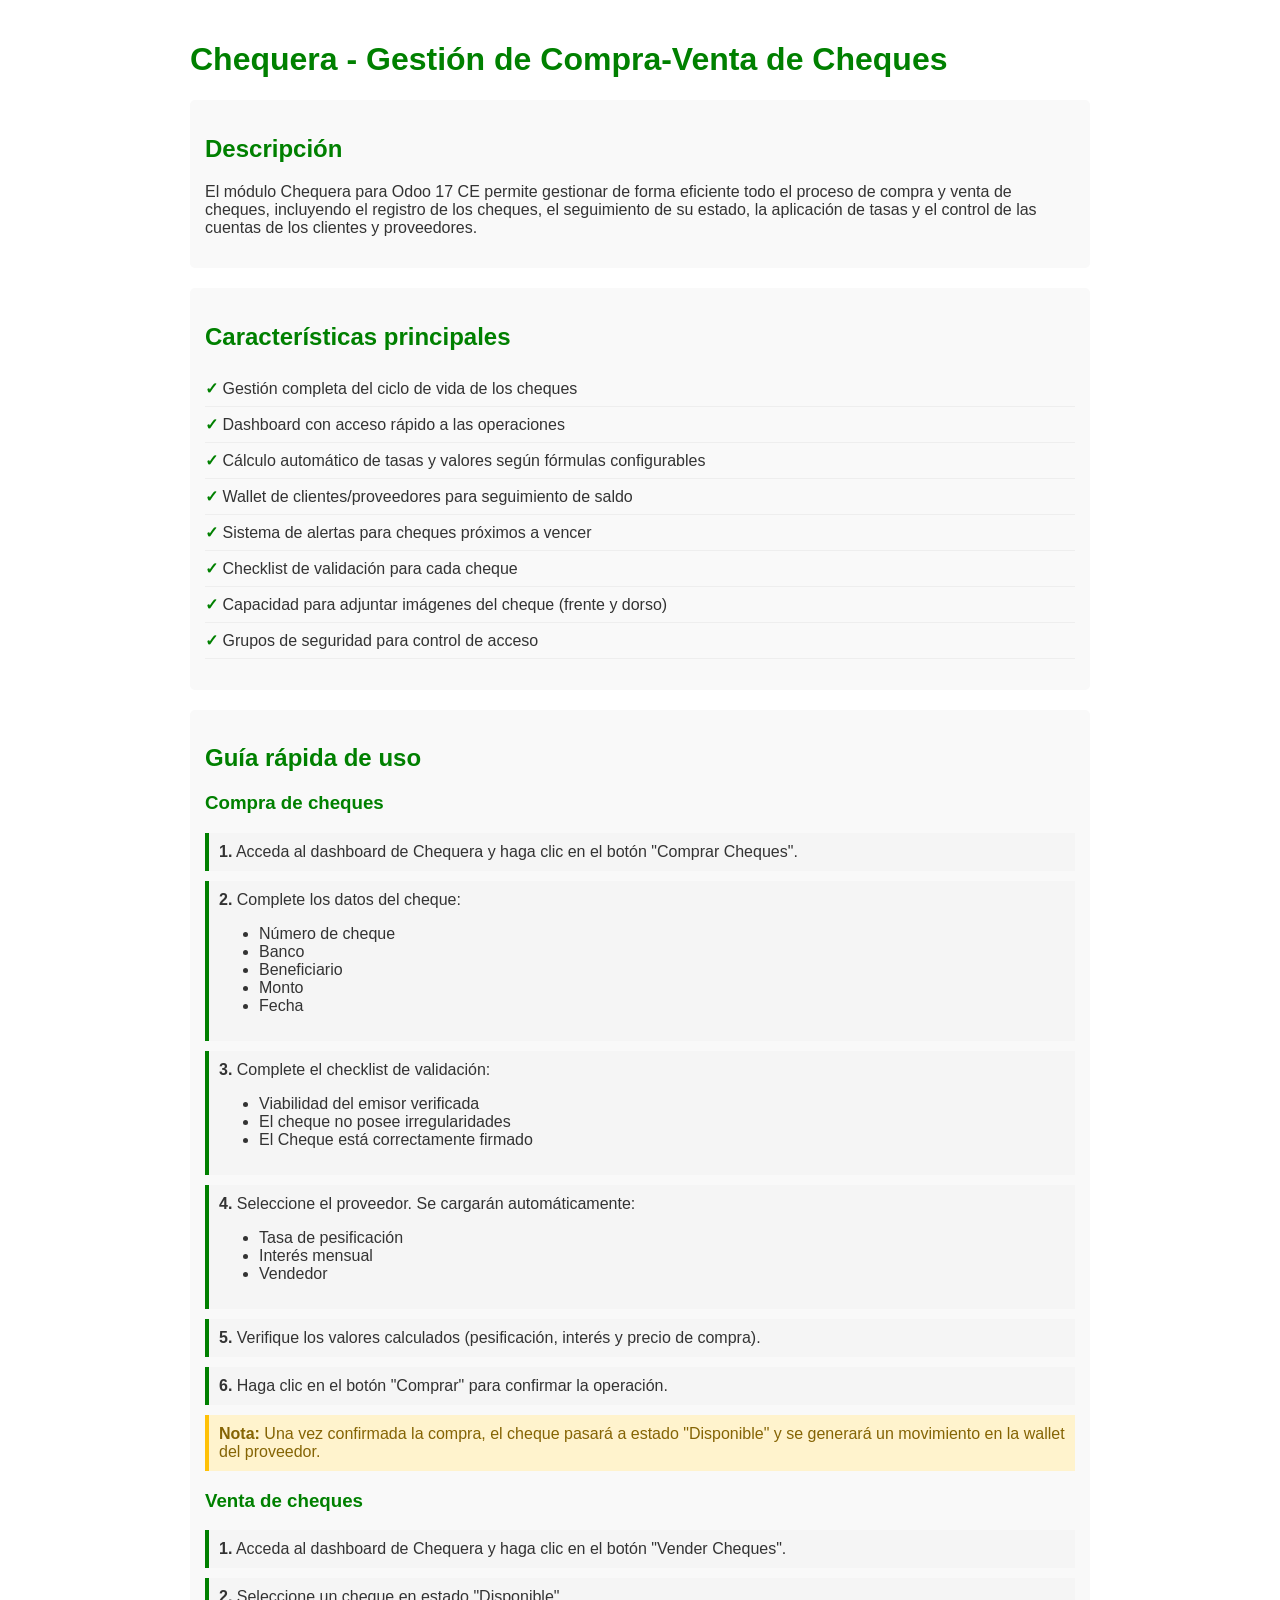
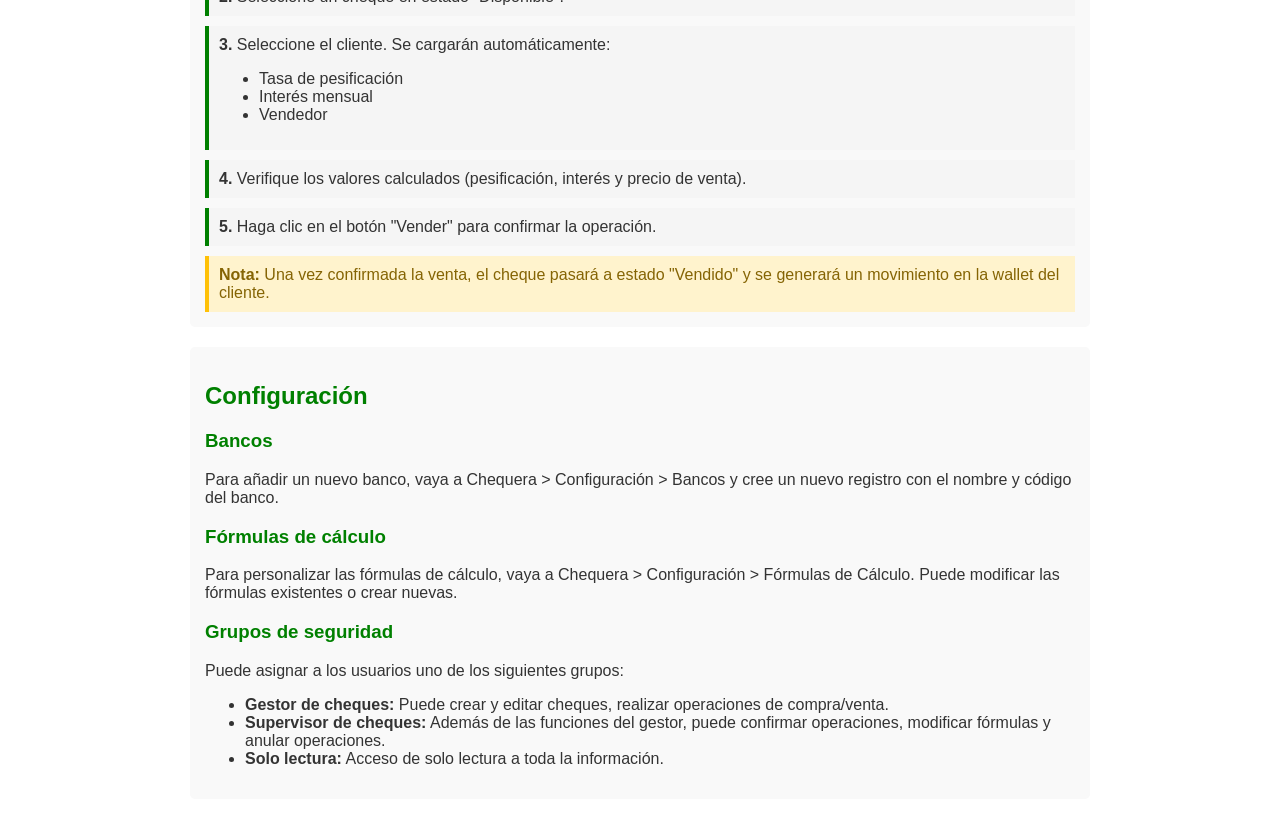
<file: chequera/static/description/index.html>
<!DOCTYPE html>
<html>
<head>
    <meta charset="utf-8">
    <title>Módulo Chequera</title>
    <style>
        body {
            font-family: Arial, sans-serif;
            color: #333;
            max-width: 900px;
            margin: 0 auto;
            padding: 20px;
        }
        h1, h2, h3 {
            color: #008000;
        }
        .section {
            margin: 20px 0;
            padding: 15px;
            background-color: #f9f9f9;
            border-radius: 5px;
        }
        .feature-list {
            list-style-type: none;
            padding: 0;
        }
        .feature-list li {
            padding: 8px 0;
            border-bottom: 1px solid #eee;
        }
        .feature-list li:before {
            content: "✓ ";
            color: #008000;
            font-weight: bold;
        }
        .step {
            margin: 10px 0;
            padding: 10px;
            background-color: #f5f5f5;
            border-left: 4px solid #008000;
        }
        .screenshot {
            max-width: 100%;
            height: auto;
            margin: 15px 0;
            border: 1px solid #ddd;
            border-radius: 4px;
        }
        .warning {
            padding: 10px;
            background-color: #fff3cd;
            border-left: 4px solid #ffc107;
            color: #856404;
        }
    </style>
</head>
<body>
    <h1>Chequera - Gestión de Compra-Venta de Cheques</h1>
    
    <div class="section">
        <h2>Descripción</h2>
        <p>El módulo Chequera para Odoo 17 CE permite gestionar de forma eficiente todo el proceso de compra y venta de cheques, incluyendo el registro de los cheques, el seguimiento de su estado, la aplicación de tasas y el control de las cuentas de los clientes y proveedores.</p>
    </div>
    
    <div class="section">
        <h2>Características principales</h2>
        <ul class="feature-list">
            <li>Gestión completa del ciclo de vida de los cheques</li>
            <li>Dashboard con acceso rápido a las operaciones</li>
            <li>Cálculo automático de tasas y valores según fórmulas configurables</li>
            <li>Wallet de clientes/proveedores para seguimiento de saldo</li>
            <li>Sistema de alertas para cheques próximos a vencer</li>
            <li>Checklist de validación para cada cheque</li>
            <li>Capacidad para adjuntar imágenes del cheque (frente y dorso)</li>
            <li>Grupos de seguridad para control de acceso</li>
        </ul>
    </div>
    
    <div class="section">
        <h2>Guía rápida de uso</h2>
        
        <h3>Compra de cheques</h3>
        <div class="step">
            <strong>1.</strong> Acceda al dashboard de Chequera y haga clic en el botón "Comprar Cheques".
        </div>
        <div class="step">
            <strong>2.</strong> Complete los datos del cheque:
            <ul>
                <li>Número de cheque</li>
                <li>Banco</li>
                <li>Beneficiario</li>
                <li>Monto</li>
                <li>Fecha</li>
            </ul>
        </div>
        <div class="step">
            <strong>3.</strong> Complete el checklist de validación:
            <ul>
                <li>Viabilidad del emisor verificada</li>
                <li>El cheque no posee irregularidades</li>
                <li>El Cheque está correctamente firmado</li>
            </ul>
        </div>
        <div class="step">
            <strong>4.</strong> Seleccione el proveedor. Se cargarán automáticamente:
            <ul>
                <li>Tasa de pesificación</li>
                <li>Interés mensual</li>
                <li>Vendedor</li>
            </ul>
        </div>
        <div class="step">
            <strong>5.</strong> Verifique los valores calculados (pesificación, interés y precio de compra).
        </div>
        <div class="step">
            <strong>6.</strong> Haga clic en el botón "Comprar" para confirmar la operación.
        </div>
        
        <div class="warning">
            <strong>Nota:</strong> Una vez confirmada la compra, el cheque pasará a estado "Disponible" y se generará un movimiento en la wallet del proveedor.
        </div>
        
        <h3>Venta de cheques</h3>
        <div class="step">
            <strong>1.</strong> Acceda al dashboard de Chequera y haga clic en el botón "Vender Cheques".
        </div>
        <div class="step">
            <strong>2.</strong> Seleccione un cheque en estado "Disponible".
        </div>
        <div class="step">
            <strong>3.</strong> Seleccione el cliente. Se cargarán automáticamente:
            <ul>
                <li>Tasa de pesificación</li>
                <li>Interés mensual</li>
                <li>Vendedor</li>
            </ul>
        </div>
        <div class="step">
            <strong>4.</strong> Verifique los valores calculados (pesificación, interés y precio de venta).
        </div>
        <div class="step">
            <strong>5.</strong> Haga clic en el botón "Vender" para confirmar la operación.
        </div>
        
        <div class="warning">
            <strong>Nota:</strong> Una vez confirmada la venta, el cheque pasará a estado "Vendido" y se generará un movimiento en la wallet del cliente.
        </div>
    </div>
    
    <div class="section">
        <h2>Configuración</h2>
        <h3>Bancos</h3>
        <p>Para añadir un nuevo banco, vaya a Chequera > Configuración > Bancos y cree un nuevo registro con el nombre y código del banco.</p>
        
        <h3>Fórmulas de cálculo</h3>
        <p>Para personalizar las fórmulas de cálculo, vaya a Chequera > Configuración > Fórmulas de Cálculo. Puede modificar las fórmulas existentes o crear nuevas.</p>
        
        <h3>Grupos de seguridad</h3>
        <p>Puede asignar a los usuarios uno de los siguientes grupos:</p>
        <ul>
            <li><strong>Gestor de cheques:</strong> Puede crear y editar cheques, realizar operaciones de compra/venta.</li>
            <li><strong>Supervisor de cheques:</strong> Además de las funciones del gestor, puede confirmar operaciones, modificar fórmulas y anular operaciones.</li>
            <li><strong>Solo lectura:</strong> Acceso de solo lectura a toda la información.</li>
        </ul>
    </div>
</body>
</html>
</file>
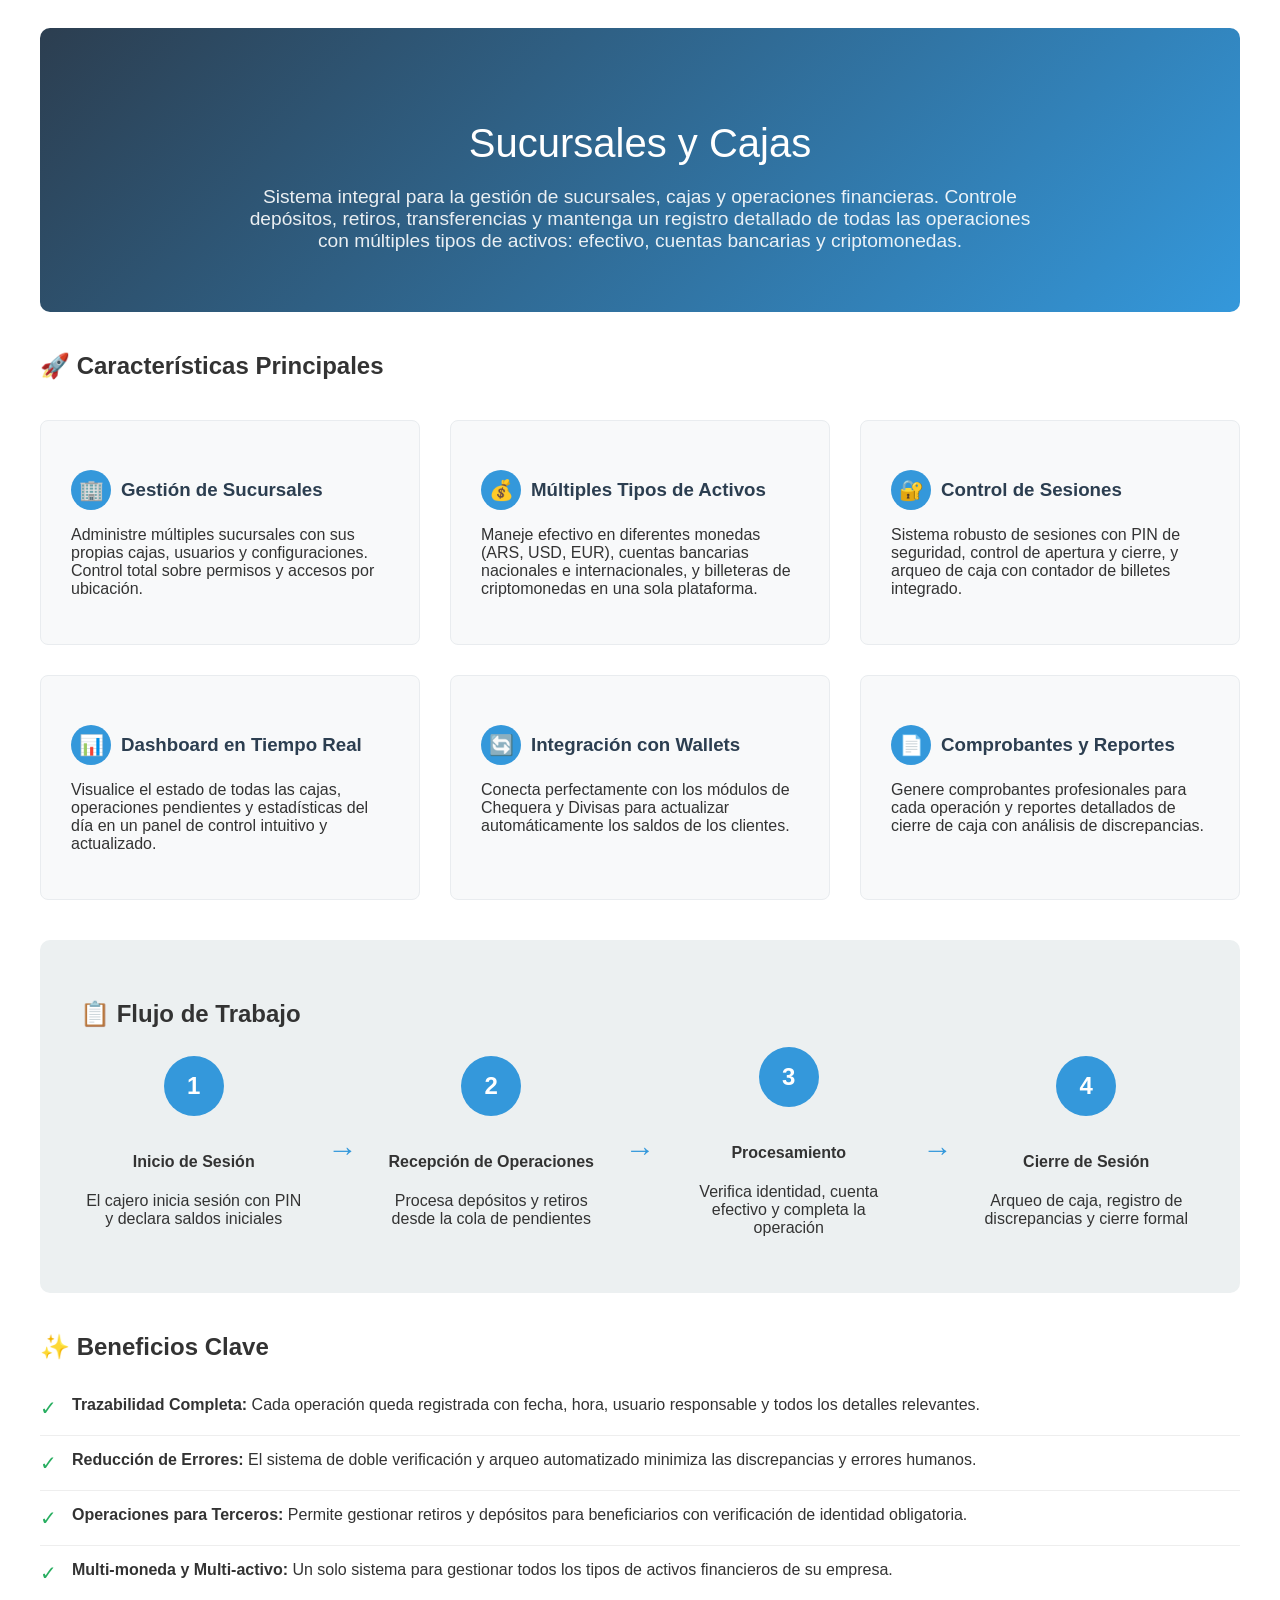
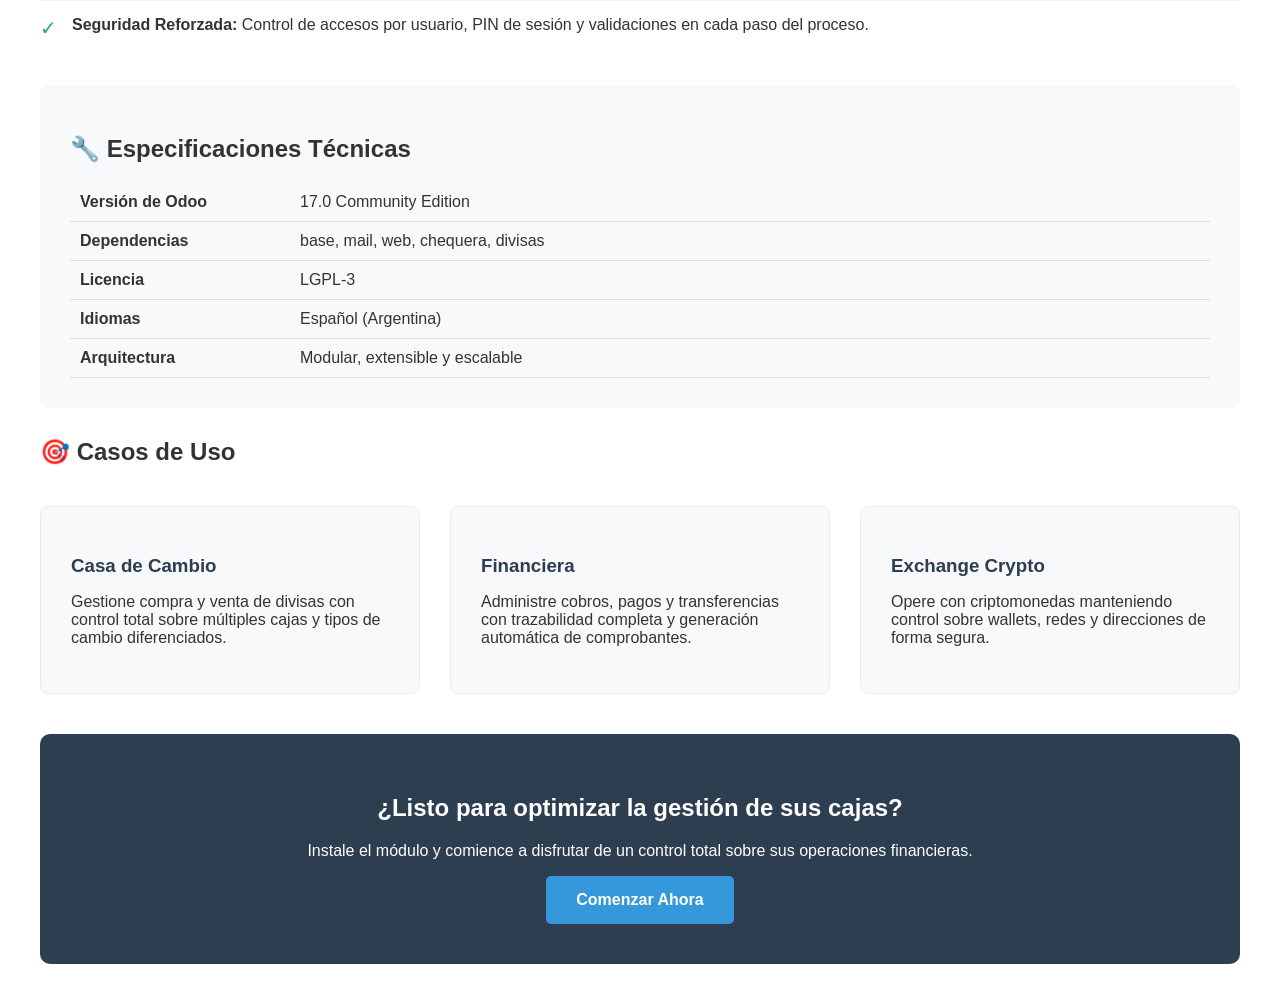
<file: sucursales_cajas/static/description/index.html>
<!DOCTYPE html>
<html lang="es">
<head>
    <meta charset="UTF-8">
    <meta name="viewport" content="width=device-width, initial-scale=1.0">
    <style>
        section {
            margin: 0 auto;
            max-width: 1200px;
            padding: 20px;
            font-family: -apple-system, BlinkMacSystemFont, 'Segoe UI', Roboto, Helvetica, Arial, sans-serif;
            color: #333;
        }
        
        .hero-section {
            background: linear-gradient(135deg, #2c3e50 0%, #3498db 100%);
            color: white;
            padding: 60px 40px;
            border-radius: 10px;
            text-align: center;
            margin-bottom: 40px;
        }
        
        .hero-section h1 {
            font-size: 2.5em;
            margin-bottom: 20px;
            font-weight: 300;
        }
        
        .hero-section p {
            font-size: 1.2em;
            opacity: 0.9;
            max-width: 800px;
            margin: 0 auto;
        }
        
        .feature-grid {
            display: grid;
            grid-template-columns: repeat(auto-fit, minmax(300px, 1fr));
            gap: 30px;
            margin: 40px 0;
        }
        
        .feature-card {
            background: #f8f9fa;
            border-radius: 8px;
            padding: 30px;
            border: 1px solid #e9ecef;
            transition: transform 0.3s ease, box-shadow 0.3s ease;
        }
        
        .feature-card:hover {
            transform: translateY(-5px);
            box-shadow: 0 10px 30px rgba(0,0,0,0.1);
        }
        
        .feature-card h3 {
            color: #2c3e50;
            margin-bottom: 15px;
            display: flex;
            align-items: center;
            gap: 10px;
        }
        
        .feature-icon {
            width: 40px;
            height: 40px;
            background: #3498db;
            border-radius: 50%;
            display: inline-flex;
            align-items: center;
            justify-content: center;
            color: white;
            font-size: 20px;
        }
        
        .workflow-section {
            background: #ecf0f1;
            padding: 40px;
            border-radius: 10px;
            margin: 40px 0;
        }
        
        .workflow-steps {
            display: flex;
            justify-content: space-between;
            align-items: center;
            flex-wrap: wrap;
            gap: 20px;
        }
        
        .workflow-step {
            flex: 1;
            text-align: center;
            min-width: 150px;
        }
        
        .workflow-step .step-number {
            width: 60px;
            height: 60px;
            background: #3498db;
            color: white;
            border-radius: 50%;
            display: inline-flex;
            align-items: center;
            justify-content: center;
            font-size: 24px;
            font-weight: bold;
            margin-bottom: 15px;
        }
        
        .workflow-arrow {
            font-size: 30px;
            color: #3498db;
            align-self: center;
        }
        
        .screenshot-gallery {
            display: grid;
            grid-template-columns: repeat(auto-fit, minmax(250px, 1fr));
            gap: 20px;
            margin: 30px 0;
        }
        
        .screenshot-item {
            border: 1px solid #ddd;
            border-radius: 8px;
            overflow: hidden;
            transition: transform 0.3s ease;
        }
        
        .screenshot-item:hover {
            transform: scale(1.05);
        }
        
        .screenshot-item img {
            width: 100%;
            height: auto;
            display: block;
        }
        
        .benefits-list {
            list-style: none;
            padding: 0;
        }
        
        .benefits-list li {
            padding: 15px 0;
            border-bottom: 1px solid #eee;
            display: flex;
            align-items: flex-start;
            gap: 15px;
        }
        
        .benefits-list li:last-child {
            border-bottom: none;
        }
        
        .check-icon {
            color: #27ae60;
            font-size: 20px;
            flex-shrink: 0;
        }
        
        .cta-section {
            background: #2c3e50;
            color: white;
            padding: 40px;
            border-radius: 10px;
            text-align: center;
            margin-top: 40px;
        }
        
        .cta-section h2 {
            margin-bottom: 20px;
        }
        
        .cta-button {
            display: inline-block;
            background: #3498db;
            color: white;
            padding: 15px 30px;
            border-radius: 5px;
            text-decoration: none;
            font-weight: bold;
            transition: background 0.3s ease;
        }
        
        .cta-button:hover {
            background: #2980b9;
        }
        
        .tech-specs {
            background: #f8f9fa;
            padding: 30px;
            border-radius: 8px;
            margin: 30px 0;
        }
        
        .tech-specs table {
            width: 100%;
            border-collapse: collapse;
        }
        
        .tech-specs td {
            padding: 10px;
            border-bottom: 1px solid #ddd;
        }
        
        .tech-specs td:first-child {
            font-weight: bold;
            width: 200px;
        }
    </style>
</head>
<body>
    <section>
        <div class="hero-section">
            <h1>Sucursales y Cajas</h1>
            <p>Sistema integral para la gestión de sucursales, cajas y operaciones financieras. 
            Controle depósitos, retiros, transferencias y mantenga un registro detallado de todas las operaciones 
            con múltiples tipos de activos: efectivo, cuentas bancarias y criptomonedas.</p>
        </div>

        <h2>🚀 Características Principales</h2>
        <div class="feature-grid">
            <div class="feature-card">
                <h3><span class="feature-icon">🏢</span> Gestión de Sucursales</h3>
                <p>Administre múltiples sucursales con sus propias cajas, usuarios y configuraciones. 
                Control total sobre permisos y accesos por ubicación.</p>
            </div>
            
            <div class="feature-card">
                <h3><span class="feature-icon">💰</span> Múltiples Tipos de Activos</h3>
                <p>Maneje efectivo en diferentes monedas (ARS, USD, EUR), cuentas bancarias nacionales e 
                internacionales, y billeteras de criptomonedas en una sola plataforma.</p>
            </div>
            
            <div class="feature-card">
                <h3><span class="feature-icon">🔐</span> Control de Sesiones</h3>
                <p>Sistema robusto de sesiones con PIN de seguridad, control de apertura y cierre, 
                y arqueo de caja con contador de billetes integrado.</p>
            </div>
            
            <div class="feature-card">
                <h3><span class="feature-icon">📊</span> Dashboard en Tiempo Real</h3>
                <p>Visualice el estado de todas las cajas, operaciones pendientes y estadísticas 
                del día en un panel de control intuitivo y actualizado.</p>
            </div>
            
            <div class="feature-card">
                <h3><span class="feature-icon">🔄</span> Integración con Wallets</h3>
                <p>Conecta perfectamente con los módulos de Chequera y Divisas para actualizar 
                automáticamente los saldos de los clientes.</p>
            </div>
            
            <div class="feature-card">
                <h3><span class="feature-icon">📄</span> Comprobantes y Reportes</h3>
                <p>Genere comprobantes profesionales para cada operación y reportes detallados 
                de cierre de caja con análisis de discrepancias.</p>
            </div>
        </div>

        <div class="workflow-section">
            <h2>📋 Flujo de Trabajo</h2>
            <div class="workflow-steps">
                <div class="workflow-step">
                    <div class="step-number">1</div>
                    <h4>Inicio de Sesión</h4>
                    <p>El cajero inicia sesión con PIN y declara saldos iniciales</p>
                </div>
                
                <div class="workflow-arrow">→</div>
                
                <div class="workflow-step">
                    <div class="step-number">2</div>
                    <h4>Recepción de Operaciones</h4>
                    <p>Procesa depósitos y retiros desde la cola de pendientes</p>
                </div>
                
                <div class="workflow-arrow">→</div>
                
                <div class="workflow-step">
                    <div class="step-number">3</div>
                    <h4>Procesamiento</h4>
                    <p>Verifica identidad, cuenta efectivo y completa la operación</p>
                </div>
                
                <div class="workflow-arrow">→</div>
                
                <div class="workflow-step">
                    <div class="step-number">4</div>
                    <h4>Cierre de Sesión</h4>
                    <p>Arqueo de caja, registro de discrepancias y cierre formal</p>
                </div>
            </div>
        </div>

        <h2>✨ Beneficios Clave</h2>
        <ul class="benefits-list">
            <li>
                <span class="check-icon">✓</span>
                <div>
                    <strong>Trazabilidad Completa:</strong> Cada operación queda registrada con fecha, hora, 
                    usuario responsable y todos los detalles relevantes.
                </div>
            </li>
            <li>
                <span class="check-icon">✓</span>
                <div>
                    <strong>Reducción de Errores:</strong> El sistema de doble verificación y arqueo 
                    automatizado minimiza las discrepancias y errores humanos.
                </div>
            </li>
            <li>
                <span class="check-icon">✓</span>
                <div>
                    <strong>Operaciones para Terceros:</strong> Permite gestionar retiros y depósitos 
                    para beneficiarios con verificación de identidad obligatoria.
                </div>
            </li>
            <li>
                <span class="check-icon">✓</span>
                <div>
                    <strong>Multi-moneda y Multi-activo:</strong> Un solo sistema para gestionar todos 
                    los tipos de activos financieros de su empresa.
                </div>
            </li>
            <li>
                <span class="check-icon">✓</span>
                <div>
                    <strong>Seguridad Reforzada:</strong> Control de accesos por usuario, PIN de sesión 
                    y validaciones en cada paso del proceso.
                </div>
            </li>
        </ul>

        <div class="tech-specs">
            <h2>🔧 Especificaciones Técnicas</h2>
            <table>
                <tr>
                    <td>Versión de Odoo</td>
                    <td>17.0 Community Edition</td>
                </tr>
                <tr>
                    <td>Dependencias</td>
                    <td>base, mail, web, chequera, divisas</td>
                </tr>
                <tr>
                    <td>Licencia</td>
                    <td>LGPL-3</td>
                </tr>
                <tr>
                    <td>Idiomas</td>
                    <td>Español (Argentina)</td>
                </tr>
                <tr>
                    <td>Arquitectura</td>
                    <td>Modular, extensible y escalable</td>
                </tr>
            </table>
        </div>

        <h2>🎯 Casos de Uso</h2>
        <div class="feature-grid">
            <div class="feature-card">
                <h3>Casa de Cambio</h3>
                <p>Gestione compra y venta de divisas con control total sobre múltiples cajas 
                y tipos de cambio diferenciados.</p>
            </div>
            
            <div class="feature-card">
                <h3>Financiera</h3>
                <p>Administre cobros, pagos y transferencias con trazabilidad completa y 
                generación automática de comprobantes.</p>
            </div>
            
            <div class="feature-card">
                <h3>Exchange Crypto</h3>
                <p>Opere con criptomonedas manteniendo control sobre wallets, redes y 
                direcciones de forma segura.</p>
            </div>
        </div>

        <div class="cta-section">
            <h2>¿Listo para optimizar la gestión de sus cajas?</h2>
            <p>Instale el módulo y comience a disfrutar de un control total sobre sus operaciones financieras.</p>
            <a href="#" class="cta-button">Comenzar Ahora</a>
        </div>
    </section>
</body>
</html>
</file>
